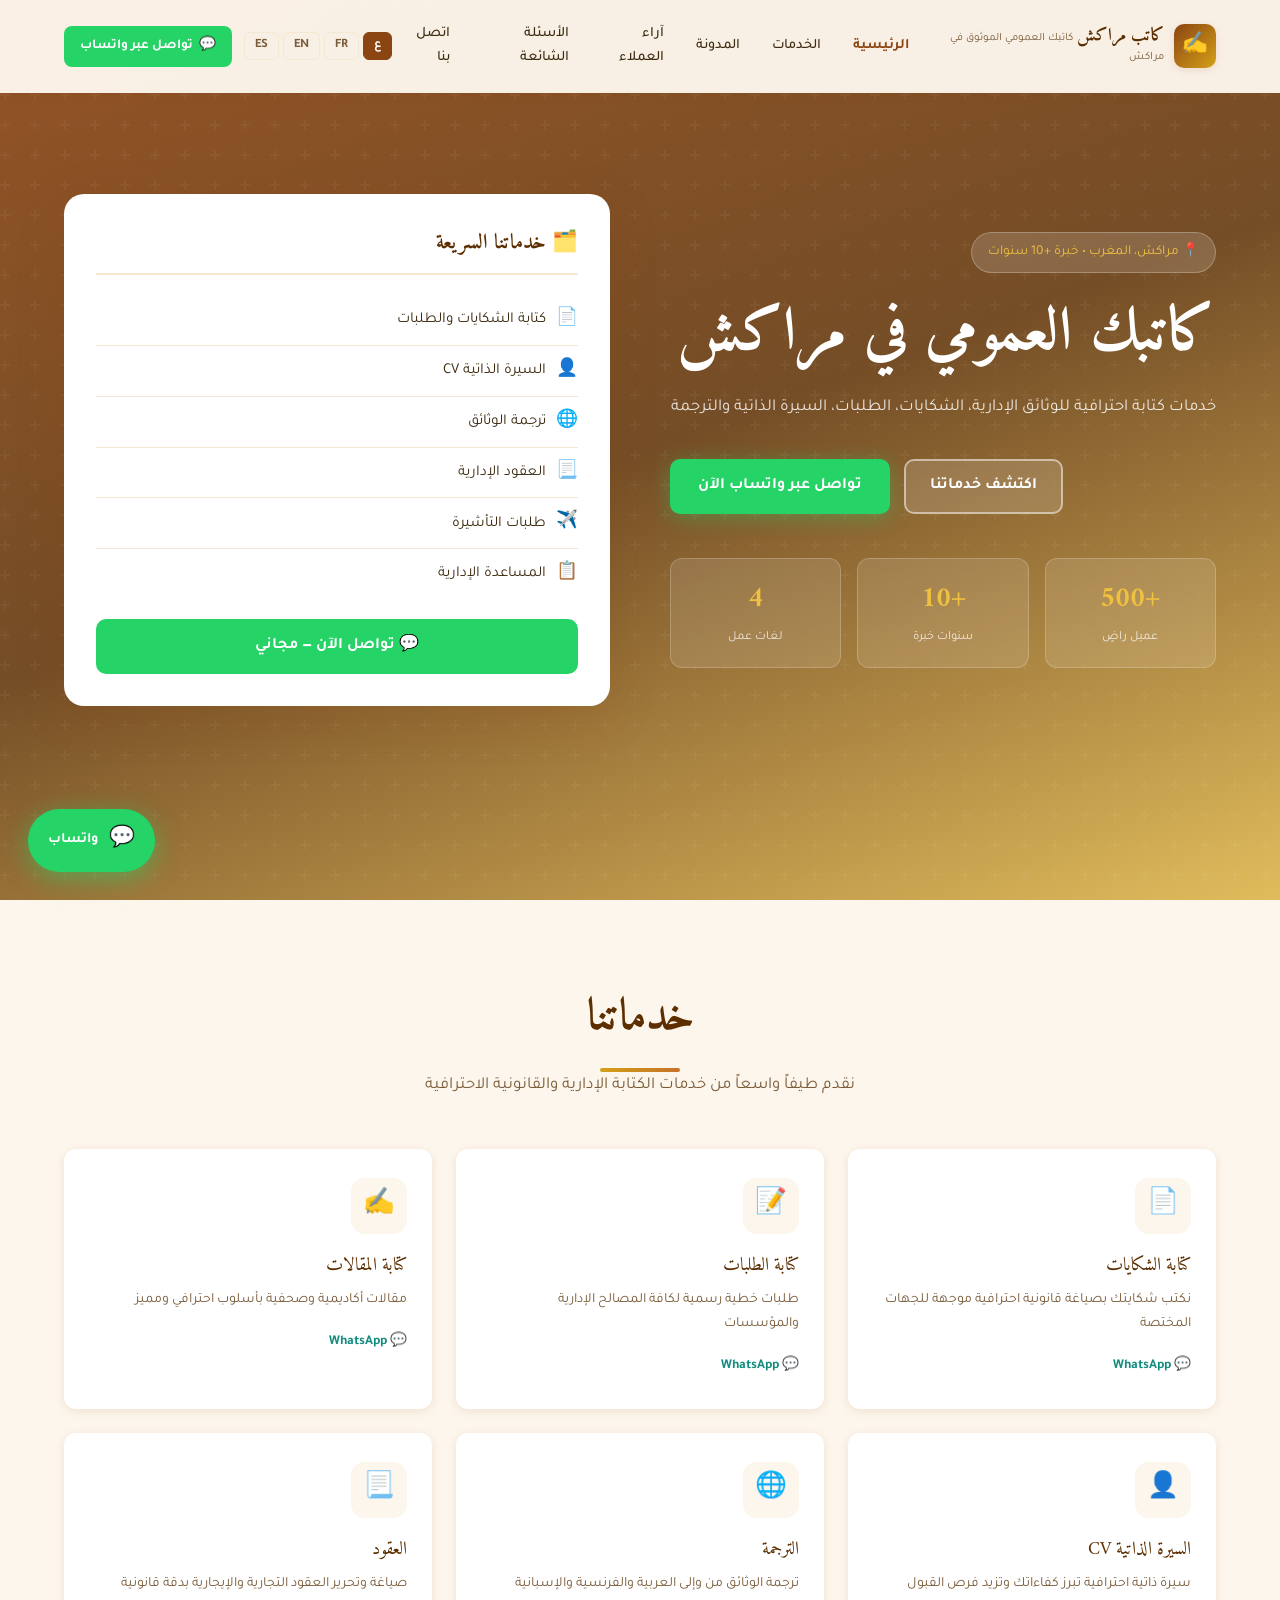
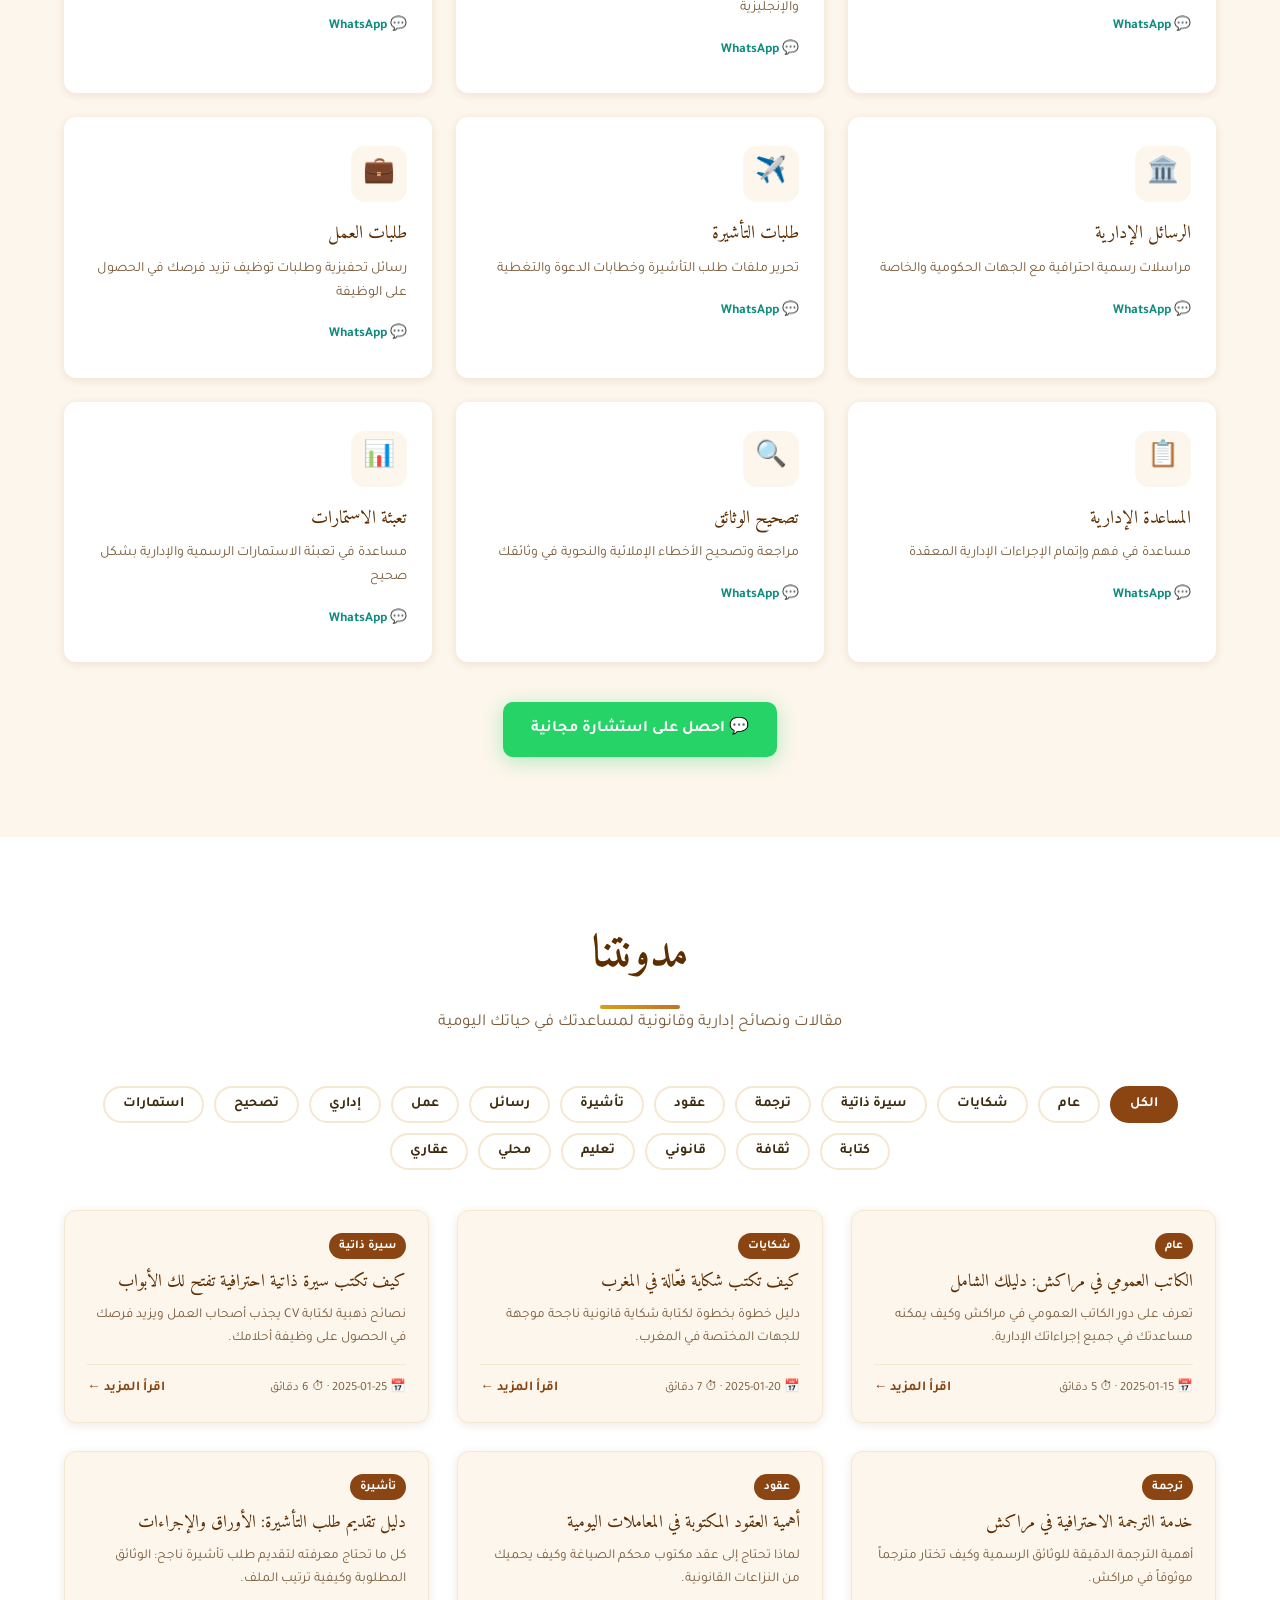
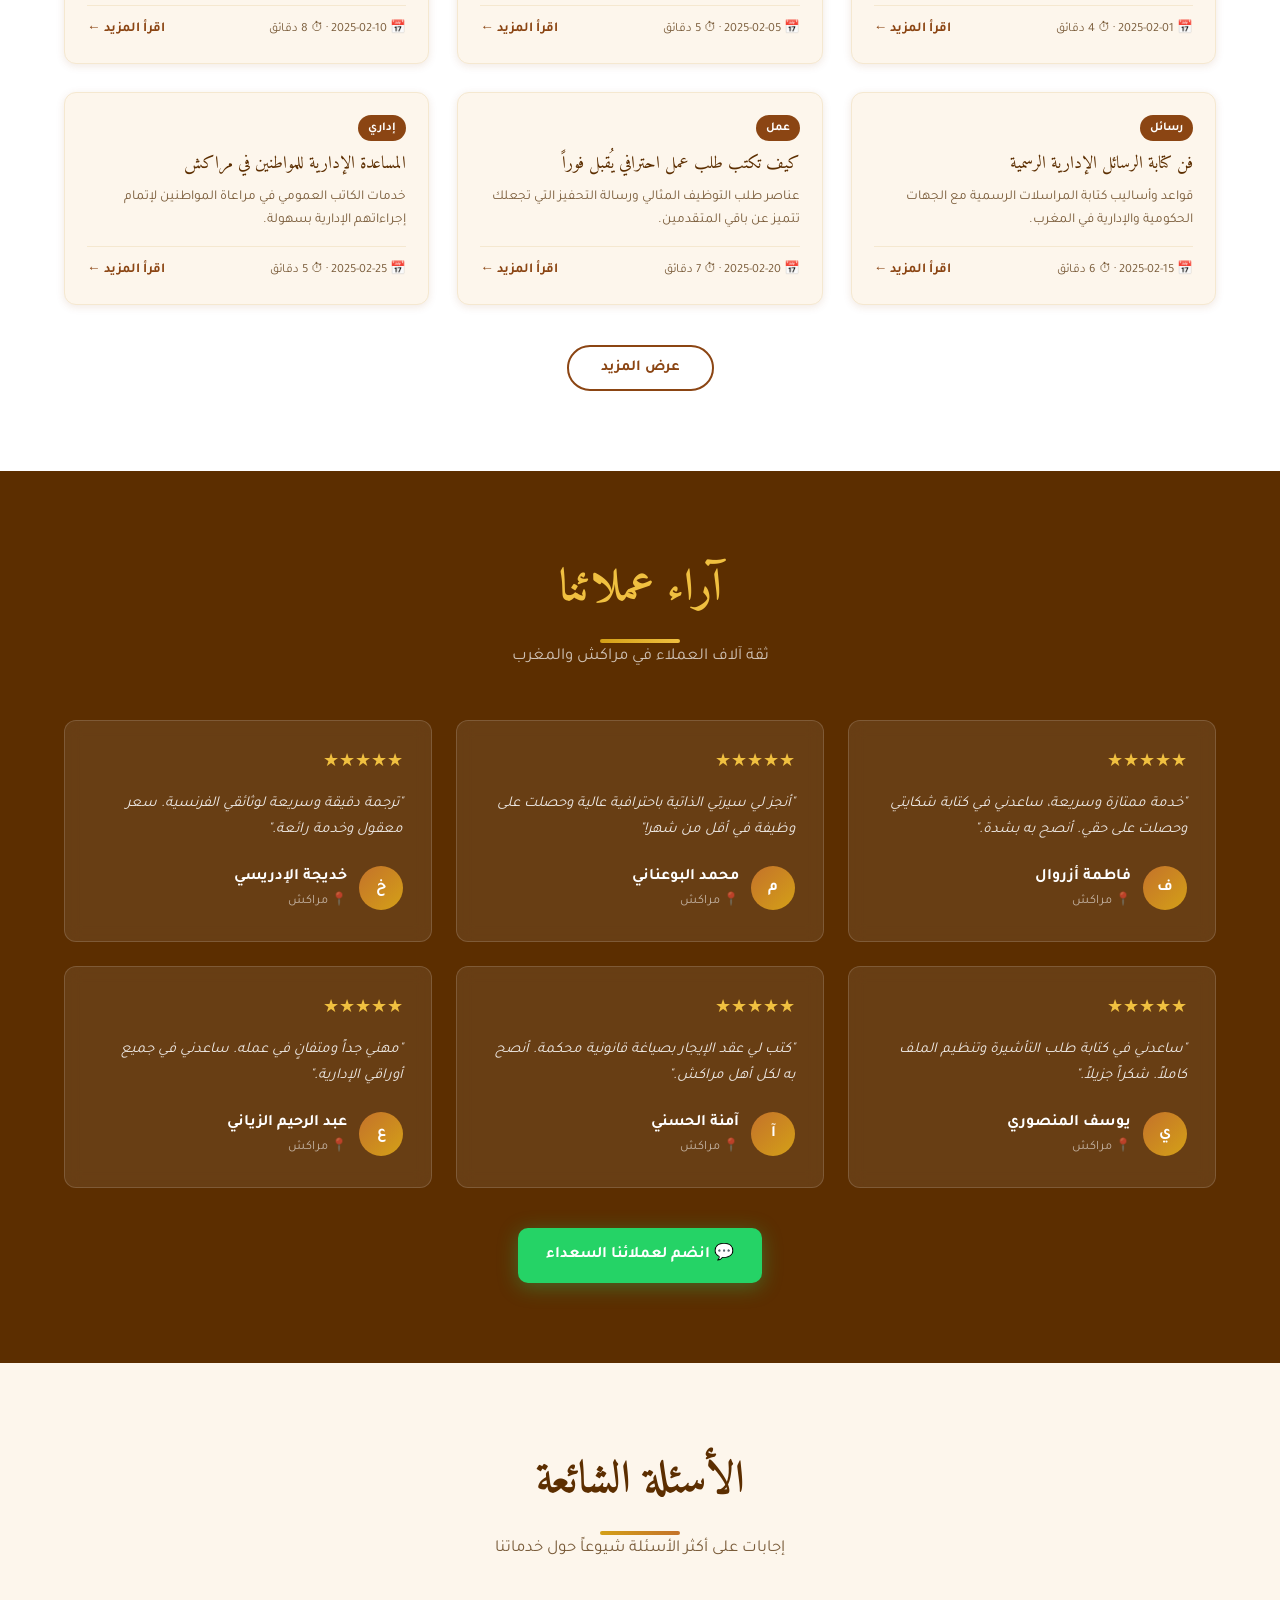
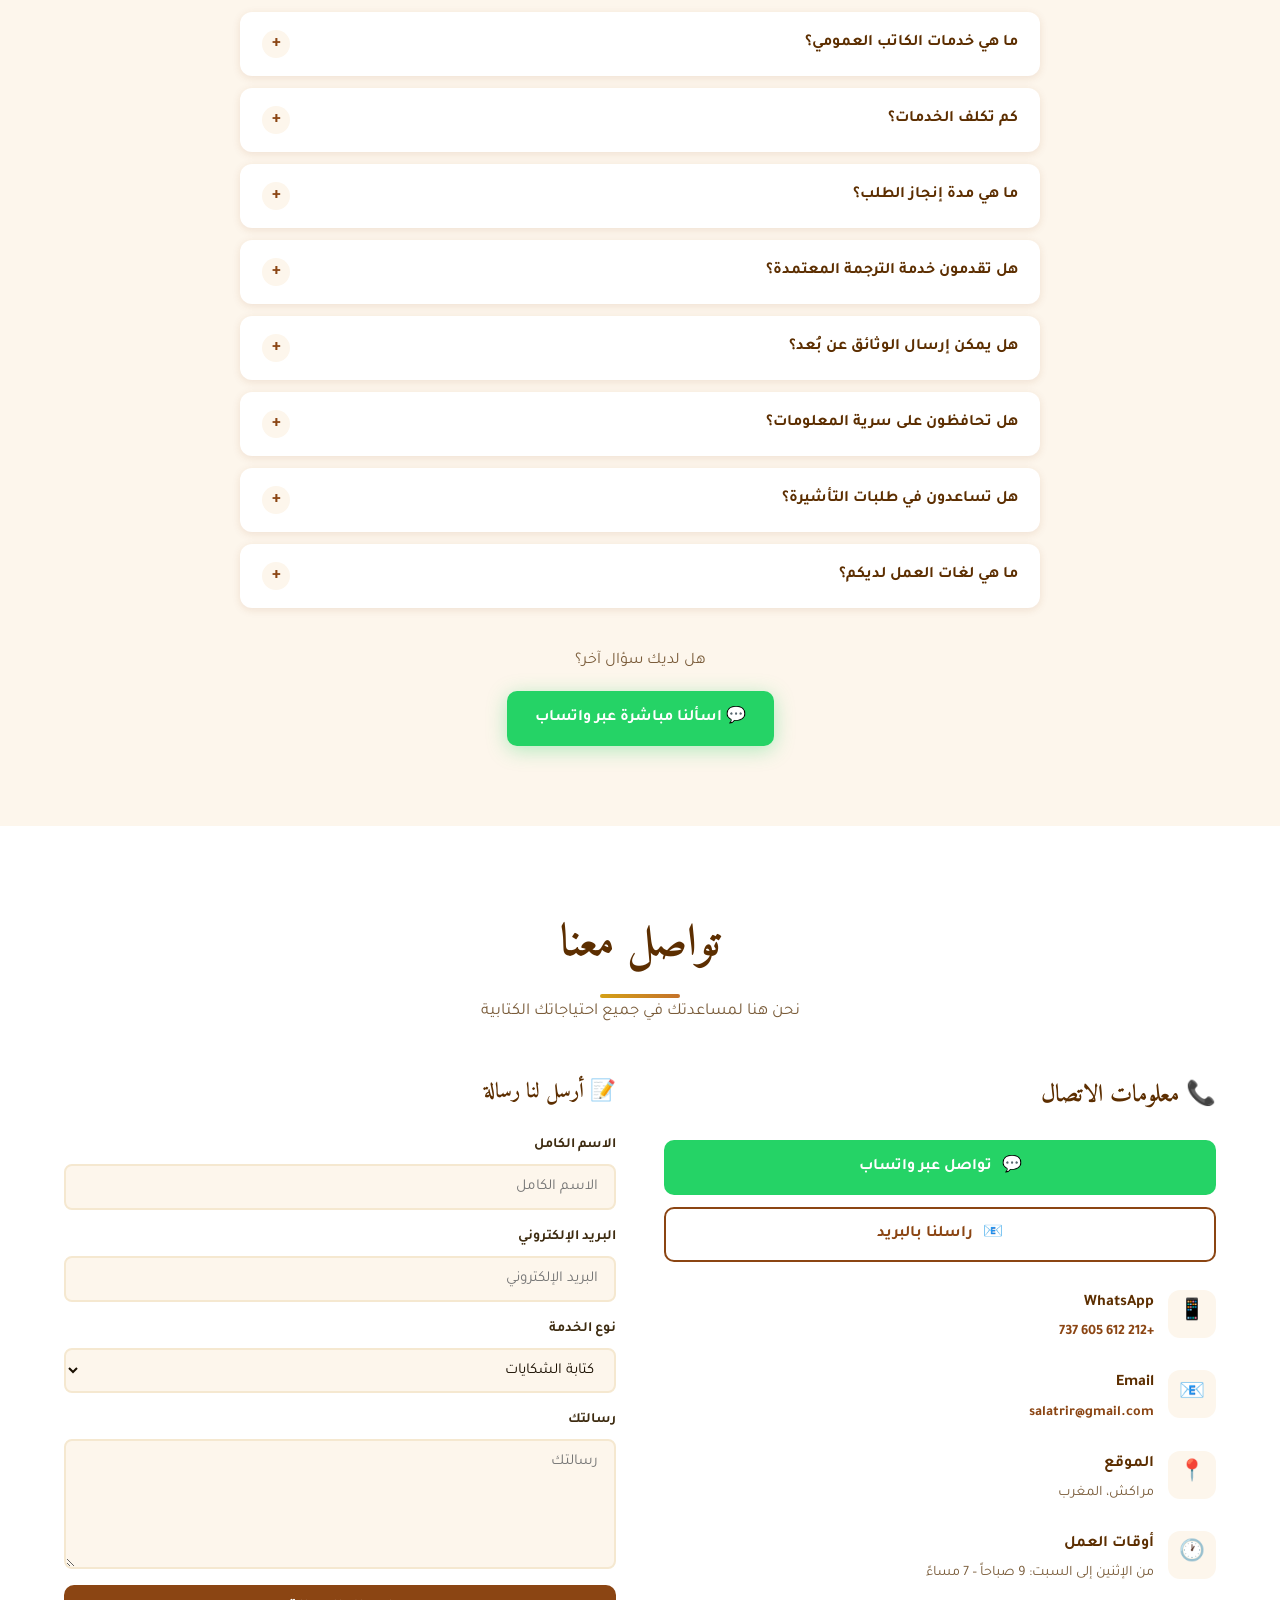
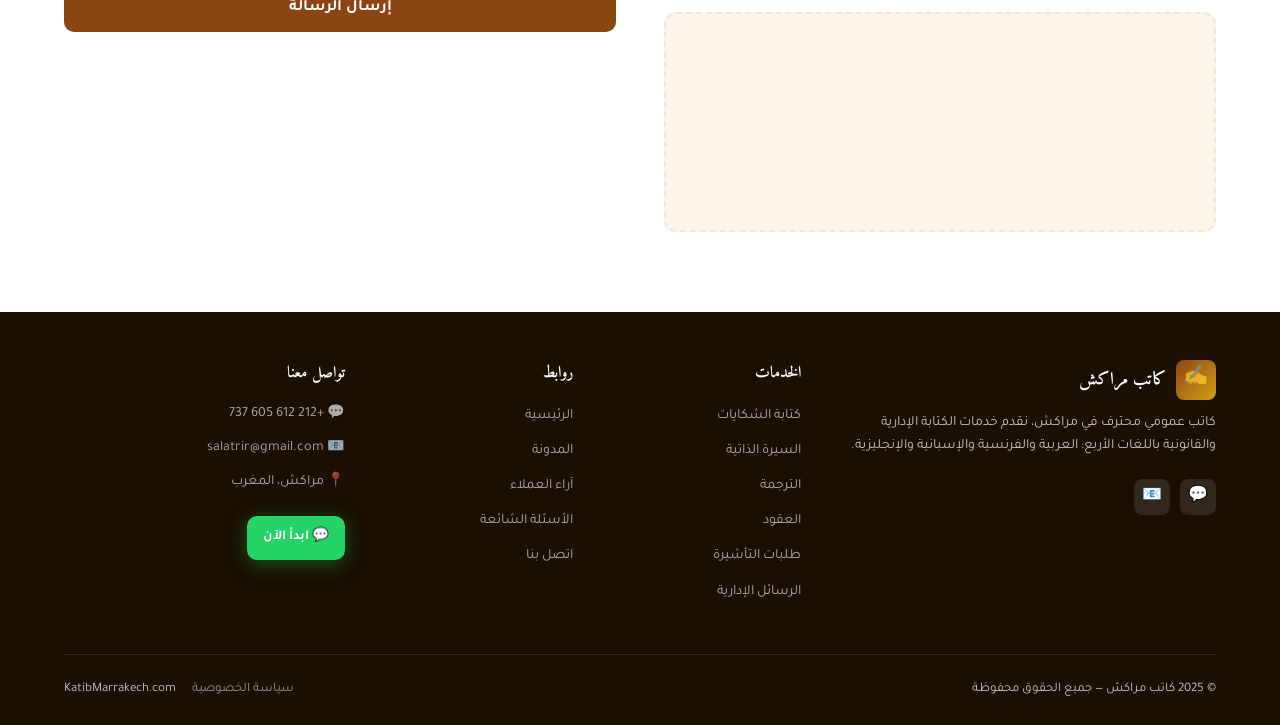
<file: index.html>
<!DOCTYPE html>
<html lang="ar" dir="rtl">
<head>
  <meta charset="UTF-8">
  <meta name="viewport" content="width=device-width, initial-scale=1.0">
  <title>كاتب عمومي مراكش | خدمات كتابة احترافية | KatibMarrakech</title>

  <!-- ══ PRIMARY SEO ══ -->
  <meta name="description" content="كاتب عمومي محترف في مراكش. خدمات كتابة الشكايات والطلبات والسيرة الذاتية والترجمة والعقود والرسائل الإدارية. تواصل عبر واتساب +212612605737">
  <meta name="keywords" content="كاتب عمومي مراكش, كاتب عمومي قربي, خدمات الكتابة العمومية, كتابة الشكايات, كتابة طلب خطي, ترجمة الوثائق, سيرة ذاتية مراكش, CV professionnel Marrakech, écrivain public Marrakech, public writer Marrakech, escritor público Marrakech">
  <meta name="author" content="KatibMarrakech">
  <meta name="robots" content="index, follow">
  <meta name="googlebot" content="index, follow">
  <link rel="canonical" href="https://katibmarrakech.com/">

  <!-- ══ OPEN GRAPH ══ -->
  <meta property="og:type" content="website">
  <meta property="og:url" content="https://katibmarrakech.com/">
  <meta property="og:title" content="كاتب عمومي مراكش | KatibMarrakech.com">
  <meta property="og:description" content="كاتب عمومي محترف في مراكش — شكايات، طلبات، سيرة ذاتية، ترجمة، عقود وخدمات إدارية احترافية">
  <meta property="og:image" content="https://katibmarrakech.com/og-image.jpg">
  <meta property="og:image:width" content="1200">
  <meta property="og:image:height" content="630">
  <meta property="og:locale" content="ar_MA">
  <meta property="og:locale:alternate" content="fr_MA">
  <meta property="og:locale:alternate" content="en_US">
  <meta property="og:locale:alternate" content="es_ES">
  <meta property="og:site_name" content="KatibMarrakech">

  <!-- ══ TWITTER CARD ══ -->
  <meta name="twitter:card" content="summary_large_image">
  <meta name="twitter:title" content="كاتب عمومي مراكش | KatibMarrakech">
  <meta name="twitter:description" content="خدمات كتابة إدارية احترافية في مراكش — تواصل عبر واتساب">
  <meta name="twitter:image" content="https://katibmarrakech.com/og-image.jpg">

  <!-- ══ PWA ══ -->
  <link rel="manifest" href="manifest.json">
  <meta name="theme-color" content="#8B4513">
  <meta name="mobile-web-app-capable" content="yes">
  <meta name="apple-mobile-web-app-capable" content="yes">
  <meta name="apple-mobile-web-app-status-bar-style" content="default">
  <meta name="apple-mobile-web-app-title" content="كاتب مراكش">

  <!-- ══ GEO LOCAL SEO ══ -->
  <meta name="geo.region" content="MA-07">
  <meta name="geo.placename" content="Marrakech, Morocco">
  <meta name="geo.position" content="31.6295;-7.9811">
  <meta name="ICBM" content="31.6295, -7.9811">

  <!-- ══ SCHEMA.ORG ══ -->
  <script type="application/ld+json">
  {
    "@context": "https://schema.org",
    "@type": "LocalBusiness",
    "name": "KatibMarrakech — كاتب عمومي مراكش",
    "image": "https://katibmarrakech.com/og-image.jpg",
    "url": "https://katibmarrakech.com",
    "telephone": "+212612605737",
    "email": "salatrir@gmail.com",
    "address": {
      "@type": "PostalAddress",
      "addressLocality": "Marrakech",
      "addressCountry": "MA"
    },
    "geo": {
      "@type": "GeoCoordinates",
      "latitude": 31.6295,
      "longitude": -7.9811
    },
    "openingHoursSpecification": [
      { "@type": "OpeningHoursSpecification", "dayOfWeek": ["Monday","Tuesday","Wednesday","Thursday","Friday","Saturday"], "opens": "09:00", "closes": "19:00" }
    ],
    "description": "كاتب عمومي محترف في مراكش. نقدم خدمات الكتابة الإدارية والقانونية باللغات الأربع.",
    "priceRange": "$$",
    "contactPoint": {
      "@type": "ContactPoint",
      "telephone": "+212612605737",
      "contactType": "customer service",
      "availableLanguage": ["Arabic","French","English","Spanish"]
    },
    "sameAs": [
      "https://wa.me/212612605737"
    ],
    "hasOfferCatalog": {
      "@type": "OfferCatalog",
      "name": "خدمات الكتابة العمومية",
      "itemListElement": [
        {"@type":"Offer","itemOffered":{"@type":"Service","name":"كتابة الشكايات"}},
        {"@type":"Offer","itemOffered":{"@type":"Service","name":"السيرة الذاتية CV"}},
        {"@type":"Offer","itemOffered":{"@type":"Service","name":"الترجمة"}},
        {"@type":"Offer","itemOffered":{"@type":"Service","name":"العقود"}},
        {"@type":"Offer","itemOffered":{"@type":"Service","name":"طلبات التأشيرة"}},
        {"@type":"Offer","itemOffered":{"@type":"Service","name":"الرسائل الإدارية"}}
      ]
    }
  }
  </script>

  <link rel="stylesheet" href="style.css">
  <link rel="preconnect" href="https://fonts.googleapis.com">
  <link rel="preconnect" href="https://fonts.gstatic.com" crossorigin>
</head>
<body dir="rtl" data-lang="ar">

<!-- ══ NAVBAR ══ -->
<nav id="navbar" role="navigation" aria-label="Main navigation">
  <div class="nav-inner">
    <a href="#hero" class="nav-logo" aria-label="KatibMarrakech Home">
      <div class="nav-logo-icon">✍️</div>
      <div class="nav-logo-text">
        <span class="name" id="site-name-nav">كاتب مراكش</span>
        <span class="tagline" id="site-tagline-nav">كاتبك العمومي الموثوق</span>
      </div>
    </a>

    <ul class="nav-links" id="nav-links" role="list">
      <li><a href="#hero"          id="nav-home"         class="active">الرئيسية</a></li>
      <li><a href="#services"      id="nav-services">الخدمات</a></li>
      <li><a href="#blog"          id="nav-blog">المدونة</a></li>
      <li><a href="#testimonials"  id="nav-testimonials">آراء العملاء</a></li>
      <li><a href="#faq"           id="nav-faq">الأسئلة</a></li>
      <li><a href="#contact"       id="nav-contact">اتصل بنا</a></li>
    </ul>

    <div class="nav-right">
      <div class="lang-switcher" role="group" aria-label="Language switcher">
        <button class="lang-btn active" data-lang="ar" onclick="applyLang('ar')" aria-label="Arabic">ع</button>
        <button class="lang-btn"        data-lang="fr" onclick="applyLang('fr')" aria-label="French">FR</button>
        <button class="lang-btn"        data-lang="en" onclick="applyLang('en')" aria-label="English">EN</button>
        <button class="lang-btn"        data-lang="es" onclick="applyLang('es')" aria-label="Spanish">ES</button>
      </div>
      <a id="nav-wa-btn" href="https://wa.me/212612605737?text=مرحبا" target="_blank" rel="noopener" class="nav-wa-btn" aria-label="WhatsApp">
        <span>💬</span>
        <span id="nav-wa-text">واتساب</span>
      </a>
      <button class="hamburger" id="hamburger" aria-label="Toggle menu" aria-expanded="false">
        <span></span><span></span><span></span>
      </button>
    </div>
  </div>
</nav>

<!-- ══ HERO ══ -->
<section id="hero" aria-label="Hero section">
  <div class="hero-bg" aria-hidden="true"></div>
  <div class="hero-pattern" aria-hidden="true"></div>
  <div class="hero-content">
    <div class="hero-text">
      <div class="hero-badge">📍 مراكش، المغرب • خبرة +10 سنوات</div>
      <h1 class="hero-title" id="hero-title">
        كاتبك العمومي في <span>مراكش</span>
      </h1>
      <p class="hero-subtitle" id="hero-subtitle">
        خدمات كتابة احترافية للوثائق الإدارية، الشكايات، الطلبات، السيرة الذاتية والترجمة
      </p>
      <div class="hero-ctas">
        <a id="hero-cta1" href="https://wa.me/212612605737?text=مرحبا" target="_blank" rel="noopener" class="btn-wa">
          💬 تواصل عبر واتساب الآن
        </a>
        <button id="hero-cta2" class="btn-secondary" onclick="document.getElementById('services').scrollIntoView({behavior:'smooth'})">
          🔍 اكتشف خدماتنا
        </button>
      </div>
      <div class="hero-stats" aria-label="Statistics">
        <div class="stat-card">
          <span class="stat-number">+500</span>
          <span class="stat-label">عميل راضٍ</span>
        </div>
        <div class="stat-card">
          <span class="stat-number">+10</span>
          <span class="stat-label">سنوات خبرة</span>
        </div>
        <div class="stat-card">
          <span class="stat-number">4</span>
          <span class="stat-label">لغات عمل</span>
        </div>
      </div>
    </div>

    <aside class="hero-card" aria-label="Quick services">
      <h3>🗂️ خدماتنا السريعة</h3>
      <ul class="hero-service-list">
        <li><span class="icon">📄</span> كتابة الشكايات والطلبات</li>
        <li><span class="icon">👤</span> السيرة الذاتية CV</li>
        <li><span class="icon">🌐</span> ترجمة الوثائق</li>
        <li><span class="icon">📃</span> العقود الإدارية</li>
        <li><span class="icon">✈️</span> طلبات التأشيرة</li>
        <li><span class="icon">📋</span> المساعدة الإدارية</li>
      </ul>
      <a class="hero-card-wa" href="https://wa.me/212612605737?text=مرحبا،أريد الاستفسار عن خدماتكم" target="_blank" rel="noopener">
        💬 تواصل الآن — مجاني
      </a>
    </aside>
  </div>
</section>

<!-- ══ SERVICES ══ -->
<section id="services" aria-labelledby="services-heading">
  <div class="container">
    <h2 class="section-title" id="services-heading" style="display:none" id="services-title">خدماتنا</h2>
    <h2 class="section-title">خدماتنا</h2>
    <div class="section-divider" aria-hidden="true"></div>
    <p class="section-subtitle" id="services-subtitle">
      نقدم طيفاً واسعاً من خدمات الكتابة الإدارية والقانونية الاحترافية
    </p>
    <div class="services-grid" id="services-grid" role="list" aria-label="Services list"></div>
    <div style="text-align:center;margin-top:40px">
      <a href="https://wa.me/212612605737?text=مرحبا، أريد الاستفسار عن الخدمات" target="_blank" rel="noopener" class="btn-wa" style="display:inline-flex">
        💬 احصل على استشارة مجانية
      </a>
    </div>
  </div>
</section>

<!-- ══ BLOG ══ -->
<section id="blog" aria-labelledby="blog-heading">
  <div class="container">
    <h2 class="section-title" id="blog-section-title">مدونتنا</h2>
    <div class="section-divider" aria-hidden="true"></div>
    <p class="section-subtitle" id="blog-section-subtitle">
      مقالات ونصائح إدارية وقانونية لمساعدتك في حياتك اليومية
    </p>
    <div class="blog-filters" id="blog-filters" role="group" aria-label="Blog filters"></div>
    <div class="blog-grid" id="blog-grid" role="list"></div>
    <button class="blog-show-more" id="blog-more-btn" style="display:none">عرض المزيد</button>
  </div>
</section>

<!-- ══ TESTIMONIALS ══ -->
<section id="testimonials" aria-labelledby="testimonials-heading">
  <div class="container">
    <h2 class="section-title" id="testimonials-title">آراء عملائنا</h2>
    <div class="section-divider" aria-hidden="true"></div>
    <p class="section-subtitle" id="testimonials-subtitle">ثقة آلاف العملاء في مراكش والمغرب</p>
    <div class="testimonials-grid" id="testimonials-grid" role="list"></div>
    <div style="text-align:center;margin-top:40px">
      <a href="https://wa.me/212612605737?text=مرحبا، أريد خدمة احترافية مثل عملائكم" target="_blank" rel="noopener" class="btn-wa" style="display:inline-flex">
        💬 انضم لعملائنا السعداء
      </a>
    </div>
  </div>
</section>

<!-- ══ FAQ ══ -->
<section id="faq" aria-labelledby="faq-heading">
  <div class="container">
    <h2 class="section-title" id="faq-title">الأسئلة الشائعة</h2>
    <div class="section-divider" aria-hidden="true"></div>
    <p class="section-subtitle" id="faq-subtitle">إجابات على أكثر الأسئلة شيوعاً</p>
    <div class="faq-grid" id="faq-grid" role="list"></div>
    <div class="faq-wa-wrap">
      <p>هل لديك سؤال آخر؟</p>
      <a href="https://wa.me/212612605737?text=لدي سؤال حول خدماتكم" target="_blank" rel="noopener" class="btn-wa" style="display:inline-flex">
        💬 اسألنا مباشرة عبر واتساب
      </a>
    </div>
  </div>
</section>

<!-- ══ CONTACT ══ -->
<section id="contact" aria-labelledby="contact-heading">
  <div class="container">
    <h2 class="section-title" id="contact-title">تواصل معنا</h2>
    <div class="section-divider" aria-hidden="true"></div>
    <p class="section-subtitle" id="contact-subtitle">نحن هنا لمساعدتك في جميع احتياجاتك الكتابية</p>

    <div class="contact-grid">
      <!-- Info side -->
      <div class="contact-info">
        <h3>📞 معلومات الاتصال</h3>
        <div class="contact-btns">
          <a id="contact-wa-btn-link" href="https://wa.me/212612605737?text=مرحبا" target="_blank" rel="noopener" class="btn-contact-wa">
            💬 <span id="contact-wa-btn">تواصل عبر واتساب</span>
          </a>
          <a href="mailto:salatrir@gmail.com" class="btn-contact-email">
            📧 <span id="contact-email-btn">راسلنا بالبريد</span>
          </a>
        </div>
        <div class="contact-item">
          <div class="contact-item-icon">📱</div>
          <div class="contact-item-text">
            <strong>WhatsApp</strong>
            <span><a href="https://wa.me/212612605737" target="_blank" rel="noopener">+212 612 605 737</a></span>
          </div>
        </div>
        <div class="contact-item">
          <div class="contact-item-icon">📧</div>
          <div class="contact-item-text">
            <strong>Email</strong>
            <span><a href="mailto:salatrir@gmail.com">salatrir@gmail.com</a></span>
          </div>
        </div>
        <div class="contact-item">
          <div class="contact-item-icon">📍</div>
          <div class="contact-item-text">
            <strong>الموقع</strong>
            <span id="contact-address">مراكش، المغرب</span>
          </div>
        </div>
        <div class="contact-item">
          <div class="contact-item-icon">🕐</div>
          <div class="contact-item-text">
            <strong>أوقات العمل</strong>
            <span id="contact-hours">من الإثنين إلى السبت: 9 صباحاً – 7 مساءً</span>
          </div>
        </div>
        <div class="map-placeholder" aria-label="Map placeholder">
          <iframe
            src="https://www.google.com/maps/embed?pb=!1m18!1m12!1m3!1d108826.51!2d-8.0803!3d31.6295!2m3!1f0!2f0!3f0!3m2!1i1024!2i768!4f13.1!3m3!1m2!1s0xdafee8d96179e51%3A0x5950b6534f87adb8!2sMarrakech!5e0!3m2!1sen!2sma!4v1"
            width="100%" height="220" style="border:0;" allowfullscreen="" loading="lazy"
            referrerpolicy="no-referrer-when-downgrade" title="Marrakech Map"></iframe>
        </div>
      </div>

      <!-- Form side -->
      <div>
        <h3 style="font-family:'Amiri',serif;font-size:1.3rem;color:var(--primary-dark);margin-bottom:24px">
          📝 أرسل لنا رسالة
        </h3>
        <form id="contact-form" class="contact-form" novalidate>
          <div class="form-group">
            <label class="form-label" id="form-name-label" for="form-name-input">الاسم الكامل</label>
            <input type="text" id="form-name-input" class="form-input" placeholder="الاسم الكامل" required>
          </div>
          <div class="form-group">
            <label class="form-label" id="form-email-label" for="form-email-input">البريد الإلكتروني</label>
            <input type="email" id="form-email-input" class="form-input" placeholder="example@email.com">
          </div>
          <div class="form-group">
            <label class="form-label" id="form-service-label" for="form-service-select">نوع الخدمة</label>
            <select id="form-service-select" class="form-select">
              <option value="شكاية">كتابة الشكايات</option>
              <option value="طلب">كتابة الطلبات</option>
              <option value="CV">السيرة الذاتية</option>
              <option value="ترجمة">الترجمة</option>
              <option value="عقد">العقود</option>
              <option value="تأشيرة">طلب التأشيرة</option>
              <option value="إداري">المساعدة الإدارية</option>
              <option value="أخرى">أخرى</option>
            </select>
          </div>
          <div class="form-group">
            <label class="form-label" id="form-msg-label" for="form-msg-input">رسالتك</label>
            <textarea id="form-msg-input" class="form-textarea" placeholder="اشرح طلبك هنا..." required></textarea>
          </div>
          <button type="submit" id="form-submit-btn" class="form-submit">
            💬 إرسال عبر واتساب
          </button>
        </form>
      </div>
    </div>
  </div>
</section>

<!-- ══ FOOTER ══ -->
<footer role="contentinfo">
  <div class="container">
    <div class="footer-grid">
      <div class="footer-brand">
        <div style="display:flex;align-items:center;gap:10px;margin-bottom:8px">
          <div style="width:40px;height:40px;background:linear-gradient(135deg,var(--primary),var(--gold));border-radius:8px;display:flex;align-items:center;justify-content:center;font-size:1.2rem">✍️</div>
          <span style="font-family:'Amiri',serif;color:white;font-size:1.1rem;font-weight:700">كاتب مراكش</span>
        </div>
        <p>كاتب عمومي محترف في مراكش، نقدم خدمات الكتابة الإدارية والقانونية باللغات الأربع: العربية والفرنسية والإسبانية والإنجليزية.</p>
        <div class="footer-social" aria-label="Social links">
          <a href="https://wa.me/212612605737" target="_blank" rel="noopener" aria-label="WhatsApp">💬</a>
          <a href="mailto:salatrir@gmail.com" aria-label="Email">📧</a>
        </div>
      </div>

      <div class="footer-col">
        <h4>الخدمات</h4>
        <ul class="footer-links">
          <li><a href="#services">كتابة الشكايات</a></li>
          <li><a href="#services">السيرة الذاتية</a></li>
          <li><a href="#services">الترجمة</a></li>
          <li><a href="#services">العقود</a></li>
          <li><a href="#services">طلبات التأشيرة</a></li>
          <li><a href="#services">الرسائل الإدارية</a></li>
        </ul>
      </div>

      <div class="footer-col">
        <h4>روابط</h4>
        <ul class="footer-links">
          <li><a href="#hero">الرئيسية</a></li>
          <li><a href="#blog">المدونة</a></li>
          <li><a href="#testimonials">آراء العملاء</a></li>
          <li><a href="#faq">الأسئلة الشائعة</a></li>
          <li><a href="#contact">اتصل بنا</a></li>
        </ul>
      </div>

      <div class="footer-col">
        <h4>تواصل معنا</h4>
        <a href="https://wa.me/212612605737" target="_blank" rel="noopener" class="footer-contact-item">
          💬 +212 612 605 737
        </a>
        <a href="mailto:salatrir@gmail.com" class="footer-contact-item">
          📧 salatrir@gmail.com
        </a>
        <a href="#contact" class="footer-contact-item">
          📍 مراكش، المغرب
        </a>
        <a href="https://wa.me/212612605737?text=مرحبا" target="_blank" rel="noopener" class="btn-wa" style="display:inline-flex;margin-top:12px;font-size:0.85rem;padding:10px 16px">
          💬 ابدأ الآن
        </a>
      </div>
    </div>

    <div class="footer-bottom">
      <span id="footer-rights">© 2025 كاتب مراكش — جميع الحقوق محفوظة</span>
      <div style="display:flex;gap:16px">
        <a href="#" id="footer-privacy">سياسة الخصوصية</a>
        <span>KatibMarrakech.com</span>
      </div>
    </div>
  </div>
</footer>

<!-- ══ FLOATING WHATSAPP ══ -->
<div id="float-wa" role="complementary" aria-label="WhatsApp contact">
  <a id="float-wa-link" href="https://wa.me/212612605737?text=مرحبا" target="_blank" rel="noopener" aria-label="Contact via WhatsApp">
    <span class="wa-icon">💬</span>
    <span id="float-wa-text">واتساب</span>
  </a>
</div>

<!-- Back to top -->
<button id="back-top" aria-label="Back to top">↑</button>

<!-- ══ SCRIPTS ══ -->
<script src="translations.js"></script>
<script src="app.js"></script>
</body>
</html>
</file>
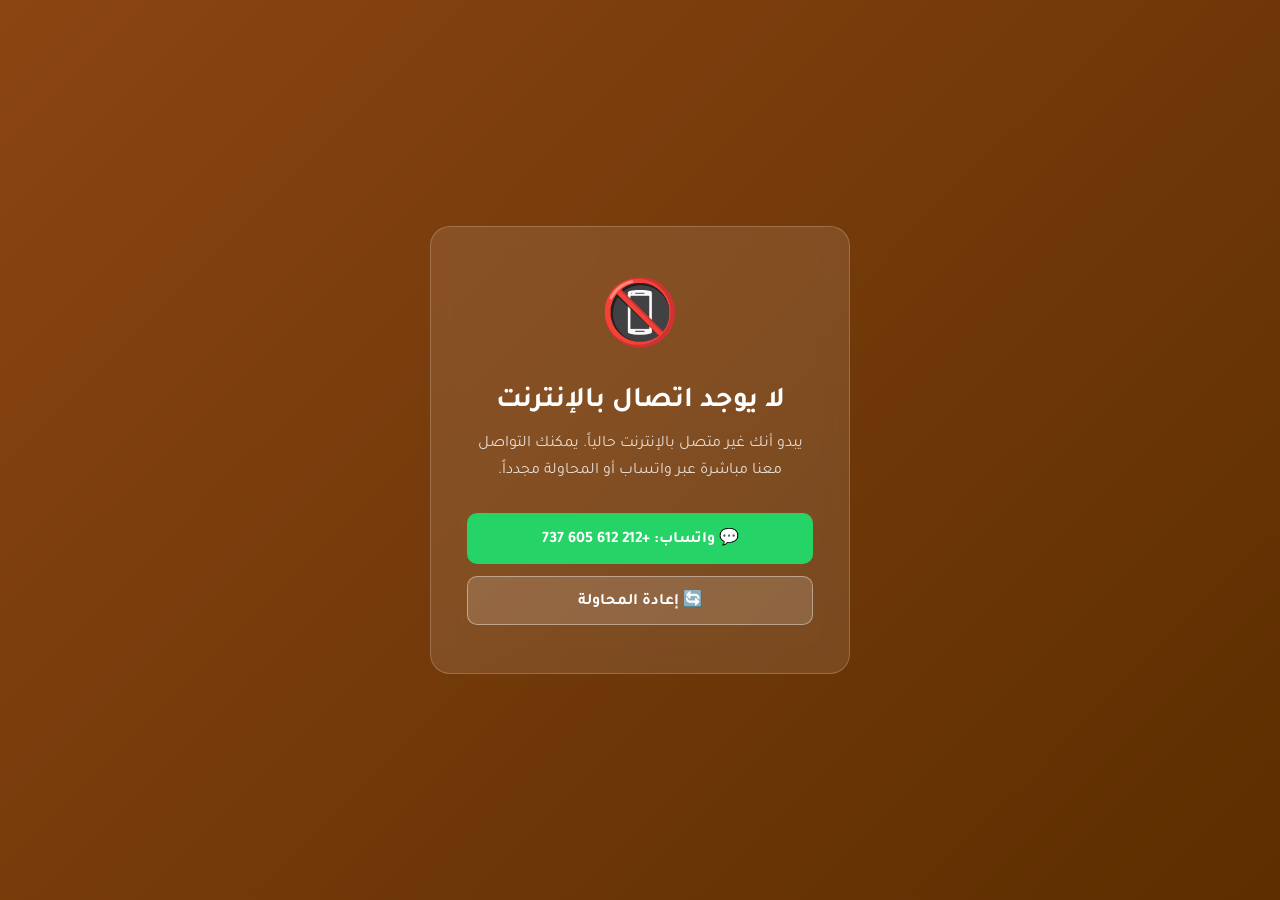
<file: offline.html>
<!DOCTYPE html>
<html lang="ar" dir="rtl">
<head>
  <meta charset="UTF-8">
  <meta name="viewport" content="width=device-width, initial-scale=1.0">
  <title>غير متصل — كاتب مراكش</title>
  <style>
    @import url('https://fonts.googleapis.com/css2?family=Tajawal:wght@400;700&display=swap');
    * { box-sizing: border-box; margin: 0; padding: 0; }
    body {
      font-family: 'Tajawal', sans-serif;
      background: linear-gradient(135deg, #8B4513, #5C2E00);
      min-height: 100vh;
      display: flex; align-items: center; justify-content: center;
      padding: 24px;
      color: white;
    }
    .card {
      background: rgba(255,255,255,0.1);
      backdrop-filter: blur(12px);
      border: 1px solid rgba(255,255,255,0.2);
      border-radius: 20px;
      padding: 48px 36px;
      text-align: center;
      max-width: 420px;
      width: 100%;
    }
    .icon { font-size: 4rem; margin-bottom: 20px; }
    h1 { font-size: 1.8rem; margin-bottom: 12px; }
    p  { color: rgba(255,255,255,0.8); line-height: 1.7; margin-bottom: 28px; }
    .btn-wa {
      display: inline-flex; align-items: center; gap: 10px;
      background: #25D366; color: white;
      padding: 14px 28px; border-radius: 10px;
      text-decoration: none; font-weight: 700;
      font-size: 1rem; margin-bottom: 12px; width: 100%;
      justify-content: center;
    }
    .btn-retry {
      display: inline-flex; align-items: center; gap: 8px;
      background: rgba(255,255,255,0.15); color: white;
      border: 1px solid rgba(255,255,255,0.4);
      padding: 12px 24px; border-radius: 10px;
      text-decoration: none; font-weight: 600; width: 100%;
      justify-content: center; cursor: pointer;
      font-family: inherit; font-size: 1rem;
    }
  </style>
</head>
<body>
  <div class="card">
    <div class="icon">📵</div>
    <h1>لا يوجد اتصال بالإنترنت</h1>
    <p>يبدو أنك غير متصل بالإنترنت حالياً. يمكنك التواصل معنا مباشرة عبر واتساب أو المحاولة مجدداً.</p>
    <a href="https://wa.me/212612605737?text=مرحبا، أريد الاستفسار عن خدماتكم" class="btn-wa">
      💬 واتساب: +212 612 605 737
    </a>
    <button class="btn-retry" onclick="window.location.reload()">
      🔄 إعادة المحاولة
    </button>
  </div>
</body>
</html>
</file>
<file: style.css>
/* ===================================================
   KatibMarrakech.com — Professional Stylesheet
   Arabic-first, RTL/LTR, Responsive
   =================================================== */

@import url('https://fonts.googleapis.com/css2?family=Amiri:ital,wght@0,400;0,700;1,400&family=Tajawal:wght@300;400;500;700;800&family=Playfair+Display:wght@400;700&family=Lato:wght@300;400;700&display=swap');

:root {
  --primary:      #8B4513;
  --primary-dark: #5C2E00;
  --primary-light:#C4722A;
  --gold:         #D4A017;
  --gold-light:   #F0C040;
  --cream:        #FDF6EC;
  --cream-dark:   #F5E8D0;
  --text-dark:    #1A0F00;
  --text-mid:     #3D2B10;
  --text-light:   #7A5C3A;
  --white:        #FFFFFF;
  --shadow-sm:    0 2px 8px rgba(139,69,19,0.12);
  --shadow-md:    0 6px 24px rgba(139,69,19,0.16);
  --shadow-lg:    0 12px 48px rgba(139,69,19,0.20);
  --radius:       12px;
  --radius-lg:    20px;
  --wa-green:     #25D366;
  --wa-dark:      #128C7E;
  --transition:   all 0.3s cubic-bezier(0.4,0,0.2,1);
}

*, *::before, *::after { box-sizing: border-box; margin: 0; padding: 0; }

html { scroll-behavior: smooth; font-size: 16px; }

body {
  font-family: 'Tajawal', 'Lato', sans-serif;
  background: var(--cream);
  color: var(--text-dark);
  line-height: 1.7;
  overflow-x: hidden;
}

body[dir="rtl"] { font-family: 'Tajawal', sans-serif; }
body[dir="ltr"] { font-family: 'Lato', 'Tajawal', sans-serif; }

/* ── SCROLLBAR ── */
::-webkit-scrollbar { width: 6px; }
::-webkit-scrollbar-track { background: var(--cream); }
::-webkit-scrollbar-thumb { background: var(--primary-light); border-radius: 3px; }

/* ── UTILITIES ── */
.container { max-width: 1200px; margin: 0 auto; padding: 0 24px; }
.section-title {
  font-family: 'Amiri', serif;
  font-size: clamp(1.8rem, 4vw, 2.8rem);
  color: var(--primary-dark);
  text-align: center;
  margin-bottom: 12px;
}
.section-subtitle {
  text-align: center;
  color: var(--text-light);
  font-size: 1.05rem;
  margin-bottom: 48px;
  max-width: 640px;
  margin-left: auto;
  margin-right: auto;
}
.section-divider {
  width: 80px; height: 4px;
  background: linear-gradient(90deg, var(--gold), var(--primary-light));
  border-radius: 2px;
  margin: 12px auto 0;
}
.hidden { display: none !important; }
.sr-only { position: absolute; width: 1px; height: 1px; overflow: hidden; clip: rect(0,0,0,0); }

/* ── NAVBAR ── */
#navbar {
  position: fixed; top: 0; left: 0; right: 0;
  background: rgba(253,246,236,0.97);
  backdrop-filter: blur(12px);
  box-shadow: var(--shadow-sm);
  z-index: 1000;
  transition: var(--transition);
}
#navbar.scrolled { box-shadow: var(--shadow-md); }

.nav-inner {
  display: flex;
  align-items: center;
  justify-content: space-between;
  padding: 14px 24px;
  max-width: 1200px;
  margin: 0 auto;
}

.nav-logo {
  display: flex; align-items: center; gap: 10px;
  text-decoration: none;
}
.nav-logo-icon {
  width: 44px; height: 44px;
  background: linear-gradient(135deg, var(--primary), var(--gold));
  border-radius: 10px;
  display: flex; align-items: center; justify-content: center;
  font-size: 1.3rem; color: white;
  box-shadow: var(--shadow-sm);
}
.nav-logo-text { line-height: 1.2; }
.nav-logo-text .name {
  font-family: 'Amiri', serif;
  font-size: 1.1rem; font-weight: 700;
  color: var(--primary-dark);
}
.nav-logo-text .tagline {
  font-size: 0.7rem; color: var(--text-light);
}

.nav-links {
  display: flex; align-items: center; gap: 4px;
  list-style: none;
}
.nav-links a {
  display: block;
  padding: 8px 14px;
  text-decoration: none;
  color: var(--text-mid);
  font-weight: 500;
  font-size: 0.9rem;
  border-radius: 8px;
  transition: var(--transition);
}
.nav-links a:hover { background: var(--cream-dark); color: var(--primary); }
.nav-links a.active { color: var(--primary); font-weight: 700; }

.nav-right {
  display: flex; align-items: center; gap: 12px;
}

/* Language Switcher */
.lang-switcher {
  display: flex; gap: 4px;
}
.lang-btn {
  border: 1px solid var(--cream-dark);
  background: transparent;
  color: var(--text-light);
  padding: 5px 10px;
  border-radius: 6px;
  font-size: 0.8rem;
  cursor: pointer;
  font-weight: 600;
  transition: var(--transition);
  font-family: inherit;
}
.lang-btn:hover { background: var(--cream-dark); color: var(--primary); }
.lang-btn.active {
  background: var(--primary);
  color: white;
  border-color: var(--primary);
}

.nav-wa-btn {
  display: flex; align-items: center; gap: 6px;
  background: var(--wa-green);
  color: white;
  padding: 9px 16px;
  border-radius: 8px;
  text-decoration: none;
  font-weight: 700;
  font-size: 0.85rem;
  transition: var(--transition);
  white-space: nowrap;
}
.nav-wa-btn:hover { background: var(--wa-dark); transform: translateY(-1px); }

.hamburger {
  display: none;
  flex-direction: column; gap: 5px;
  cursor: pointer; padding: 4px;
  background: none; border: none;
}
.hamburger span {
  display: block; width: 24px; height: 2px;
  background: var(--primary-dark);
  border-radius: 2px;
  transition: var(--transition);
}

/* ── HERO ── */
#hero {
  min-height: 100vh;
  display: flex; align-items: center;
  position: relative;
  overflow: hidden;
  padding-top: 80px;
}

.hero-bg {
  position: absolute; inset: 0;
  background:
    linear-gradient(160deg, rgba(139,69,19,0.92) 0%, rgba(92,46,0,0.85) 50%, rgba(212,160,23,0.7) 100%),
    url('https://images.unsplash.com/photo-1539020140153-e479b8c22e70?w=1600&q=80') center/cover no-repeat;
  z-index: 0;
}
.hero-pattern {
  position: absolute; inset: 0;
  background-image: url("data:image/svg+xml,%3Csvg width='60' height='60' viewBox='0 0 60 60' xmlns='http://www.w3.org/2000/svg'%3E%3Cg fill='none' fill-rule='evenodd'%3E%3Cg fill='%23ffffff' fill-opacity='0.04'%3E%3Cpath d='M36 34v-4h-2v4h-4v2h4v4h2v-4h4v-2h-4zm0-30V0h-2v4h-4v2h4v4h2V6h4V4h-4zM6 34v-4H4v4H0v2h4v4h2v-4h4v-2H6zM6 4V0H4v4H0v2h4v4h2V6h4V4H6z'/%3E%3C/g%3E%3C/g%3E%3C/svg%3E");
  z-index: 1;
}

.hero-content {
  position: relative; z-index: 2;
  max-width: 1200px; margin: 0 auto; padding: 60px 24px;
  display: grid;
  grid-template-columns: 1fr 1fr;
  gap: 60px;
  align-items: center;
  width: 100%;
}

.hero-text { color: white; }
.hero-badge {
  display: inline-flex; align-items: center; gap: 8px;
  background: rgba(255,255,255,0.15);
  backdrop-filter: blur(8px);
  border: 1px solid rgba(255,255,255,0.25);
  padding: 8px 16px;
  border-radius: 30px;
  font-size: 0.85rem;
  margin-bottom: 24px;
  color: var(--gold-light);
}
.hero-title {
  font-family: 'Amiri', serif;
  font-size: clamp(2.2rem, 5vw, 3.8rem);
  line-height: 1.25;
  margin-bottom: 20px;
  color: white;
}
.hero-title span { color: var(--gold-light); }
.hero-subtitle {
  font-size: 1.05rem;
  color: rgba(255,255,255,0.85);
  margin-bottom: 36px;
  line-height: 1.8;
}
.hero-ctas {
  display: flex; flex-wrap: wrap; gap: 14px;
}
.btn-wa {
  display: inline-flex; align-items: center; gap: 10px;
  background: var(--wa-green);
  color: white; padding: 14px 28px;
  border-radius: 10px;
  text-decoration: none; font-weight: 700;
  font-size: 1rem;
  box-shadow: 0 4px 20px rgba(37,211,102,0.35);
  transition: var(--transition);
}
.btn-wa:hover { background: var(--wa-dark); transform: translateY(-2px); box-shadow: 0 8px 28px rgba(37,211,102,0.45); }
.btn-secondary {
  display: inline-flex; align-items: center; gap: 8px;
  background: rgba(255,255,255,0.15);
  backdrop-filter: blur(8px);
  border: 2px solid rgba(255,255,255,0.5);
  color: white; padding: 12px 24px;
  border-radius: 10px;
  text-decoration: none; font-weight: 600;
  font-size: 1rem;
  transition: var(--transition);
  cursor: pointer;
  font-family: inherit;
}
.btn-secondary:hover { background: rgba(255,255,255,0.25); }

.hero-stats {
  display: grid; grid-template-columns: repeat(3,1fr);
  gap: 16px; margin-top: 44px;
}
.stat-card {
  background: rgba(255,255,255,0.12);
  backdrop-filter: blur(8px);
  border: 1px solid rgba(255,255,255,0.2);
  padding: 16px 12px;
  border-radius: 12px;
  text-align: center;
}
.stat-number {
  font-family: 'Amiri', serif;
  font-size: 1.8rem; font-weight: 700;
  color: var(--gold-light);
  display: block;
}
.stat-label { font-size: 0.78rem; color: rgba(255,255,255,0.8); margin-top: 2px; }

.hero-card {
  background: white;
  border-radius: var(--radius-lg);
  padding: 32px;
  box-shadow: var(--shadow-lg);
}
.hero-card h3 {
  font-family: 'Amiri', serif;
  font-size: 1.3rem;
  color: var(--primary-dark);
  margin-bottom: 20px;
  padding-bottom: 12px;
  border-bottom: 2px solid var(--cream-dark);
}
.hero-service-list { list-style: none; }
.hero-service-list li {
  display: flex; align-items: center; gap: 10px;
  padding: 10px 0;
  border-bottom: 1px solid var(--cream-dark);
  font-size: 0.95rem;
  color: var(--text-mid);
}
.hero-service-list li:last-child { border-bottom: none; }
.hero-service-list li .icon { font-size: 1.1rem; flex-shrink: 0; }
.hero-card-wa {
  display: flex; align-items: center; justify-content: center; gap: 8px;
  width: 100%;
  background: var(--wa-green);
  color: white; padding: 14px;
  border-radius: 10px;
  text-decoration: none; font-weight: 700;
  font-size: 1rem;
  margin-top: 20px;
  transition: var(--transition);
}
.hero-card-wa:hover { background: var(--wa-dark); }

/* ── SECTIONS SHARED ── */
section { padding: 80px 0; }
section:nth-child(even) { background: white; }

/* ── SERVICES ── */
#services { background: var(--cream); }
.services-grid {
  display: grid;
  grid-template-columns: repeat(auto-fill, minmax(280px, 1fr));
  gap: 24px;
}
.service-card {
  background: white;
  border-radius: var(--radius);
  padding: 28px 24px;
  box-shadow: var(--shadow-sm);
  border: 1px solid transparent;
  transition: var(--transition);
  position: relative;
  overflow: hidden;
}
.service-card::before {
  content: '';
  position: absolute; top: 0; left: 0; right: 0; height: 4px;
  background: linear-gradient(90deg, var(--primary), var(--gold));
  transform: scaleX(0);
  transition: var(--transition);
}
.service-card:hover { transform: translateY(-6px); box-shadow: var(--shadow-md); border-color: var(--cream-dark); }
.service-card:hover::before { transform: scaleX(1); }
.service-icon {
  width: 56px; height: 56px;
  background: var(--cream);
  border-radius: 14px;
  display: flex; align-items: center; justify-content: center;
  font-size: 1.6rem;
  margin-bottom: 16px;
}
.service-title {
  font-family: 'Amiri', serif;
  font-size: 1.15rem;
  color: var(--primary-dark);
  margin-bottom: 8px;
}
.service-desc {
  font-size: 0.88rem;
  color: var(--text-light);
  line-height: 1.7;
  margin-bottom: 16px;
}
.service-wa {
  display: inline-flex; align-items: center; gap: 6px;
  color: var(--wa-dark);
  font-size: 0.85rem; font-weight: 700;
  text-decoration: none;
  transition: var(--transition);
}
.service-wa:hover { color: var(--wa-green); }

/* ── BLOG ── */
#blog { background: white; }
.blog-filters {
  display: flex; flex-wrap: wrap; gap: 10px;
  justify-content: center; margin-bottom: 40px;
}
.filter-btn {
  padding: 8px 18px;
  border: 2px solid var(--cream-dark);
  background: transparent;
  color: var(--text-mid);
  border-radius: 30px;
  font-size: 0.88rem; font-weight: 600;
  cursor: pointer;
  transition: var(--transition);
  font-family: inherit;
}
.filter-btn:hover,
.filter-btn.active {
  background: var(--primary);
  border-color: var(--primary);
  color: white;
}

.blog-grid {
  display: grid;
  grid-template-columns: repeat(auto-fill, minmax(320px, 1fr));
  gap: 28px;
}
.blog-card {
  background: var(--cream);
  border-radius: var(--radius);
  overflow: hidden;
  box-shadow: var(--shadow-sm);
  transition: var(--transition);
  border: 1px solid var(--cream-dark);
}
.blog-card:hover { transform: translateY(-4px); box-shadow: var(--shadow-md); }
.blog-card-body { padding: 22px; }
.blog-tag {
  display: inline-block;
  background: var(--primary);
  color: white;
  padding: 3px 10px;
  border-radius: 20px;
  font-size: 0.75rem; font-weight: 700;
  margin-bottom: 10px;
}
.blog-title {
  font-family: 'Amiri', serif;
  font-size: 1.1rem;
  color: var(--primary-dark);
  margin-bottom: 8px;
  line-height: 1.5;
}
.blog-excerpt {
  font-size: 0.85rem;
  color: var(--text-light);
  margin-bottom: 14px;
  line-height: 1.7;
  display: -webkit-box;
  -webkit-line-clamp: 3;
  -webkit-box-orient: vertical;
  overflow: hidden;
}
.blog-meta {
  display: flex; align-items: center; justify-content: space-between;
  font-size: 0.78rem; color: var(--text-light);
  border-top: 1px solid var(--cream-dark);
  padding-top: 12px;
}
.blog-read-more {
  color: var(--primary); font-weight: 700; text-decoration: none;
  font-size: 0.85rem;
  transition: var(--transition);
}
.blog-read-more:hover { color: var(--gold); }

.blog-show-more {
  display: block; width: fit-content; margin: 40px auto 0;
  background: transparent;
  border: 2px solid var(--primary);
  color: var(--primary);
  padding: 12px 32px;
  border-radius: 30px;
  font-size: 0.95rem; font-weight: 700;
  cursor: pointer;
  transition: var(--transition);
  font-family: inherit;
}
.blog-show-more:hover { background: var(--primary); color: white; }

/* ── TESTIMONIALS ── */
#testimonials { background: var(--primary-dark); color: white; }
#testimonials .section-title { color: var(--gold-light); }
#testimonials .section-subtitle { color: rgba(255,255,255,0.7); }
#testimonials .section-divider { background: linear-gradient(90deg, var(--gold), var(--gold-light)); }

.testimonials-grid {
  display: grid;
  grid-template-columns: repeat(auto-fill, minmax(300px, 1fr));
  gap: 24px;
}
.testimonial-card {
  background: rgba(255,255,255,0.08);
  border: 1px solid rgba(255,255,255,0.15);
  backdrop-filter: blur(8px);
  border-radius: var(--radius);
  padding: 28px;
  transition: var(--transition);
}
.testimonial-card:hover { background: rgba(255,255,255,0.12); transform: translateY(-4px); }
.stars { color: var(--gold-light); font-size: 1.1rem; margin-bottom: 12px; }
.testimonial-text {
  font-size: 0.95rem;
  color: rgba(255,255,255,0.88);
  line-height: 1.75;
  margin-bottom: 20px;
  font-style: italic;
}
.testimonial-author {
  display: flex; align-items: center; gap: 12px;
}
.author-avatar {
  width: 44px; height: 44px;
  background: linear-gradient(135deg, var(--primary-light), var(--gold));
  border-radius: 50%;
  display: flex; align-items: center; justify-content: center;
  font-weight: 700; font-size: 1rem; color: white;
  flex-shrink: 0;
}
.author-name { font-weight: 700; color: white; }
.author-city { font-size: 0.8rem; color: rgba(255,255,255,0.6); }

/* ── FAQ ── */
#faq { background: var(--cream); }
.faq-grid { max-width: 800px; margin: 0 auto; }
.faq-item {
  background: white;
  border-radius: var(--radius);
  margin-bottom: 12px;
  box-shadow: var(--shadow-sm);
  overflow: hidden;
}
.faq-question {
  width: 100%;
  display: flex; align-items: center; justify-content: space-between; gap: 16px;
  padding: 18px 22px;
  background: none; border: none;
  text-align: start;
  font-size: 1rem; font-weight: 700;
  color: var(--primary-dark);
  cursor: pointer;
  transition: var(--transition);
  font-family: inherit;
}
.faq-question:hover { color: var(--primary); }
.faq-question.open { color: var(--primary); }
.faq-icon {
  width: 28px; height: 28px; flex-shrink: 0;
  background: var(--cream);
  border-radius: 50%;
  display: flex; align-items: center; justify-content: center;
  font-size: 1.1rem;
  transition: var(--transition);
  color: var(--primary);
}
.faq-question.open .faq-icon { transform: rotate(45deg); background: var(--primary); color: white; }
.faq-answer {
  display: none;
  padding: 0 22px 20px;
  font-size: 0.93rem;
  color: var(--text-mid);
  line-height: 1.8;
  border-top: 1px solid var(--cream-dark);
  padding-top: 16px;
}
.faq-answer.open { display: block; }
.faq-wa-wrap { text-align: center; margin-top: 40px; }
.faq-wa-wrap p { color: var(--text-light); margin-bottom: 16px; }

/* ── CONTACT ── */
#contact { background: white; }
.contact-grid {
  display: grid;
  grid-template-columns: 1fr 1fr;
  gap: 48px;
  align-items: start;
}
.contact-info h3 {
  font-family: 'Amiri', serif;
  font-size: 1.5rem;
  color: var(--primary-dark);
  margin-bottom: 24px;
}
.contact-item {
  display: flex; align-items: flex-start; gap: 14px;
  margin-bottom: 24px;
}
.contact-item-icon {
  width: 48px; height: 48px; flex-shrink: 0;
  background: var(--cream);
  border-radius: 12px;
  display: flex; align-items: center; justify-content: center;
  font-size: 1.3rem;
}
.contact-item-text strong {
  display: block; color: var(--primary-dark); font-weight: 700; margin-bottom: 2px;
}
.contact-item-text span { font-size: 0.9rem; color: var(--text-light); }
.contact-item-text a { color: var(--primary); text-decoration: none; font-weight: 600; }
.contact-item-text a:hover { color: var(--gold); }

.contact-btns { display: flex; flex-direction: column; gap: 12px; margin-bottom: 28px; }
.btn-contact-wa {
  display: flex; align-items: center; justify-content: center; gap: 10px;
  background: var(--wa-green); color: white;
  padding: 14px 24px; border-radius: 10px;
  text-decoration: none; font-weight: 700; font-size: 1rem;
  transition: var(--transition);
}
.btn-contact-wa:hover { background: var(--wa-dark); transform: translateY(-2px); }
.btn-contact-email {
  display: flex; align-items: center; justify-content: center; gap: 10px;
  background: transparent; color: var(--primary);
  border: 2px solid var(--primary);
  padding: 12px 24px; border-radius: 10px;
  text-decoration: none; font-weight: 700; font-size: 1rem;
  transition: var(--transition);
}
.btn-contact-email:hover { background: var(--primary); color: white; }

.map-placeholder {
  background: var(--cream);
  border-radius: var(--radius);
  height: 220px;
  display: flex; flex-direction: column; align-items: center; justify-content: center;
  gap: 10px; color: var(--text-light);
  font-size: 0.9rem; border: 2px dashed var(--cream-dark);
  overflow: hidden;
}
.map-placeholder iframe { width: 100%; height: 100%; border: none; }

/* Contact Form */
.contact-form { display: flex; flex-direction: column; gap: 16px; }
.form-group { display: flex; flex-direction: column; gap: 6px; }
.form-label { font-size: 0.88rem; font-weight: 700; color: var(--text-mid); }
.form-input, .form-select, .form-textarea {
  padding: 12px 16px;
  border: 2px solid var(--cream-dark);
  border-radius: 8px;
  font-size: 0.95rem;
  font-family: inherit;
  background: var(--cream);
  color: var(--text-dark);
  transition: var(--transition);
  outline: none;
}
.form-input:focus, .form-select:focus, .form-textarea:focus {
  border-color: var(--primary);
  background: white;
}
.form-textarea { min-height: 130px; resize: vertical; }
.form-submit {
  background: var(--primary);
  color: white; padding: 14px;
  border: none; border-radius: 10px;
  font-size: 1rem; font-weight: 700;
  cursor: pointer; transition: var(--transition);
  font-family: inherit;
}
.form-submit:hover { background: var(--primary-dark); transform: translateY(-2px); }

/* ── FLOATING WHATSAPP ── */
#float-wa {
  position: fixed;
  bottom: 28px;
  z-index: 999;
  animation: pulse-wa 2.5s infinite;
}
body[dir="rtl"] #float-wa { left: 28px; }
body[dir="ltr"] #float-wa { right: 28px; }
#float-wa a {
  display: flex; align-items: center; gap: 10px;
  background: var(--wa-green);
  color: white;
  padding: 14px 20px;
  border-radius: 50px;
  text-decoration: none; font-weight: 700; font-size: 0.9rem;
  box-shadow: 0 6px 24px rgba(37,211,102,0.5);
  transition: var(--transition);
}
#float-wa a:hover { background: var(--wa-dark); transform: scale(1.05); }
#float-wa .wa-icon { font-size: 1.3rem; }

@keyframes pulse-wa {
  0%, 100% { transform: scale(1); }
  50% { transform: scale(1.04); }
}

/* ── FOOTER ── */
footer {
  background: var(--text-dark);
  color: rgba(255,255,255,0.75);
  padding: 48px 0 24px;
}
.footer-grid {
  display: grid;
  grid-template-columns: 2fr 1fr 1fr 1.5fr;
  gap: 40px;
  margin-bottom: 40px;
}
.footer-brand p { font-size: 0.88rem; line-height: 1.7; margin: 12px 0 20px; }
.footer-social { display: flex; gap: 10px; }
.footer-social a {
  width: 36px; height: 36px;
  background: rgba(255,255,255,0.1);
  border-radius: 8px;
  display: flex; align-items: center; justify-content: center;
  color: white; text-decoration: none; font-size: 1rem;
  transition: var(--transition);
}
.footer-social a:hover { background: var(--wa-green); }
.footer-col h4 {
  font-family: 'Amiri', serif;
  font-size: 1rem;
  color: white; margin-bottom: 16px;
}
.footer-links { list-style: none; }
.footer-links li { margin-bottom: 8px; }
.footer-links a {
  color: rgba(255,255,255,0.65);
  text-decoration: none; font-size: 0.88rem;
  transition: var(--transition);
}
.footer-links a:hover { color: var(--gold-light); }
.footer-contact-item {
  display: flex; align-items: center; gap: 8px;
  color: rgba(255,255,255,0.65);
  font-size: 0.88rem; margin-bottom: 10px;
  text-decoration: none;
  transition: var(--transition);
}
.footer-contact-item:hover { color: var(--gold-light); }
.footer-bottom {
  border-top: 1px solid rgba(255,255,255,0.1);
  padding-top: 24px;
  display: flex; align-items: center; justify-content: space-between;
  flex-wrap: wrap; gap: 12px;
  font-size: 0.82rem;
}
.footer-bottom a { color: rgba(255,255,255,0.55); text-decoration: none; }
.footer-bottom a:hover { color: var(--gold-light); }

/* ── BACK TO TOP ── */
#back-top {
  position: fixed; bottom: 28px;
  z-index: 998;
  background: var(--primary);
  color: white; width: 44px; height: 44px;
  border: none; border-radius: 10px;
  font-size: 1.1rem; cursor: pointer;
  box-shadow: var(--shadow-md);
  transition: var(--transition);
  display: none;
}
body[dir="rtl"] #back-top { right: 28px; }
body[dir="ltr"] #back-top { left: 28px; }
#back-top:hover { background: var(--primary-dark); transform: translateY(-2px); }
#back-top.visible { display: flex; align-items: center; justify-content: center; }

/* ── MOBILE NAV ── */
@media (max-width: 900px) {
  .nav-links { display: none; }
  .hamburger { display: flex; }
  .nav-links.mobile-open {
    display: flex; flex-direction: column;
    position: fixed; top: 70px; left: 0; right: 0;
    background: white;
    padding: 16px 24px 24px;
    box-shadow: var(--shadow-md);
    gap: 2px;
  }
  .nav-links.mobile-open a { padding: 12px 16px; font-size: 1rem; }
  .nav-wa-btn span:last-child { display: none; }
}

@media (max-width: 768px) {
  section { padding: 60px 0; }
  .hero-content { grid-template-columns: 1fr; gap: 32px; padding: 40px 20px; }
  .hero-card { display: none; }
  .hero-stats { grid-template-columns: repeat(3,1fr); gap: 10px; }
  .contact-grid { grid-template-columns: 1fr; }
  .footer-grid { grid-template-columns: 1fr 1fr; }
  .services-grid { grid-template-columns: 1fr; }
  .testimonials-grid { grid-template-columns: 1fr; }
  .blog-grid { grid-template-columns: 1fr; }
}

@media (max-width: 480px) {
  .hero-stats { grid-template-columns: 1fr; gap: 8px; }
  .footer-grid { grid-template-columns: 1fr; }
  .lang-switcher { gap: 2px; }
  .lang-btn { padding: 4px 7px; font-size: 0.75rem; }
  #float-wa a span:not(.wa-icon) { display: none; }
  #float-wa a { border-radius: 50%; padding: 14px; }
}

/* ── ANIMATIONS ── */
.fade-up {
  opacity: 0;
  transform: translateY(24px);
  transition: opacity 0.6s ease, transform 0.6s ease;
}
.fade-up.visible { opacity: 1; transform: translateY(0); }

/* RTL tweaks */
body[dir="rtl"] .hero-ctas { flex-direction: row-reverse; }
body[dir="rtl"] .service-wa { flex-direction: row-reverse; }
body[dir="rtl"] .nav-logo { flex-direction: row; }
</file>
